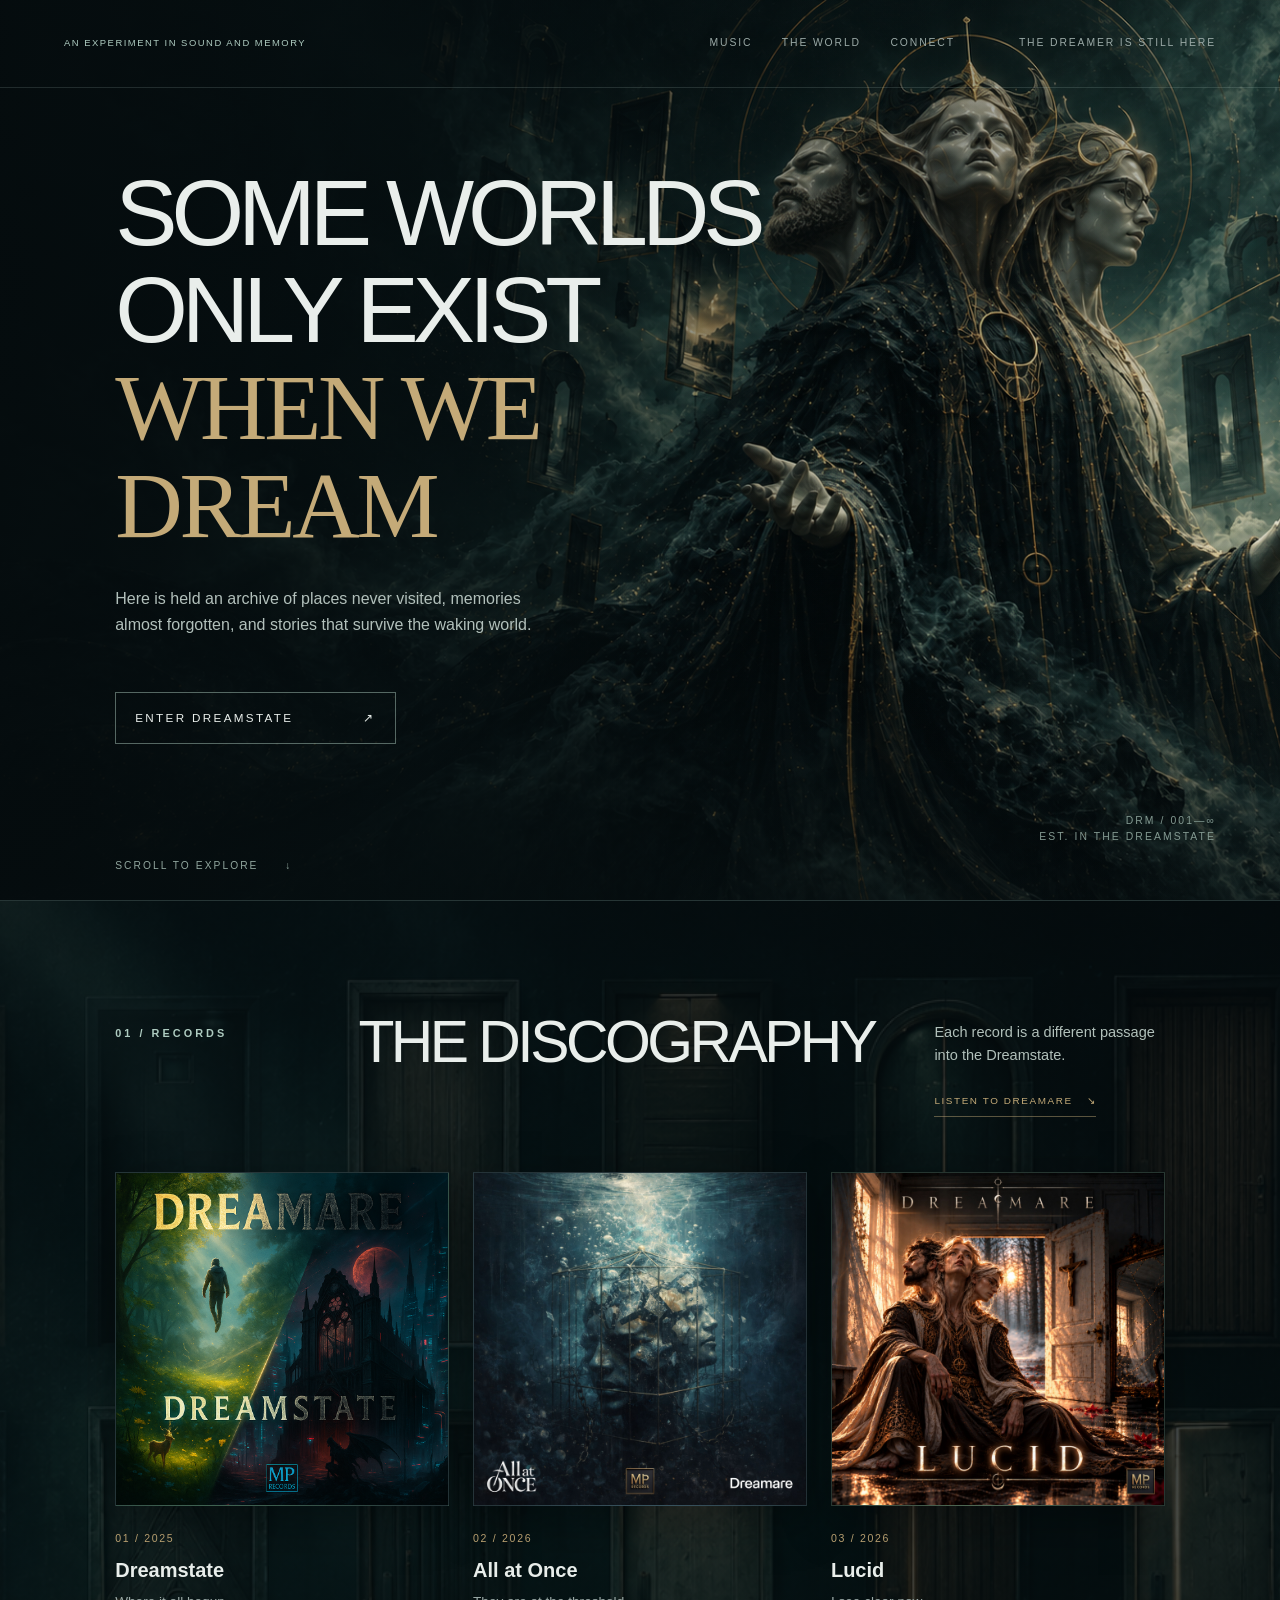
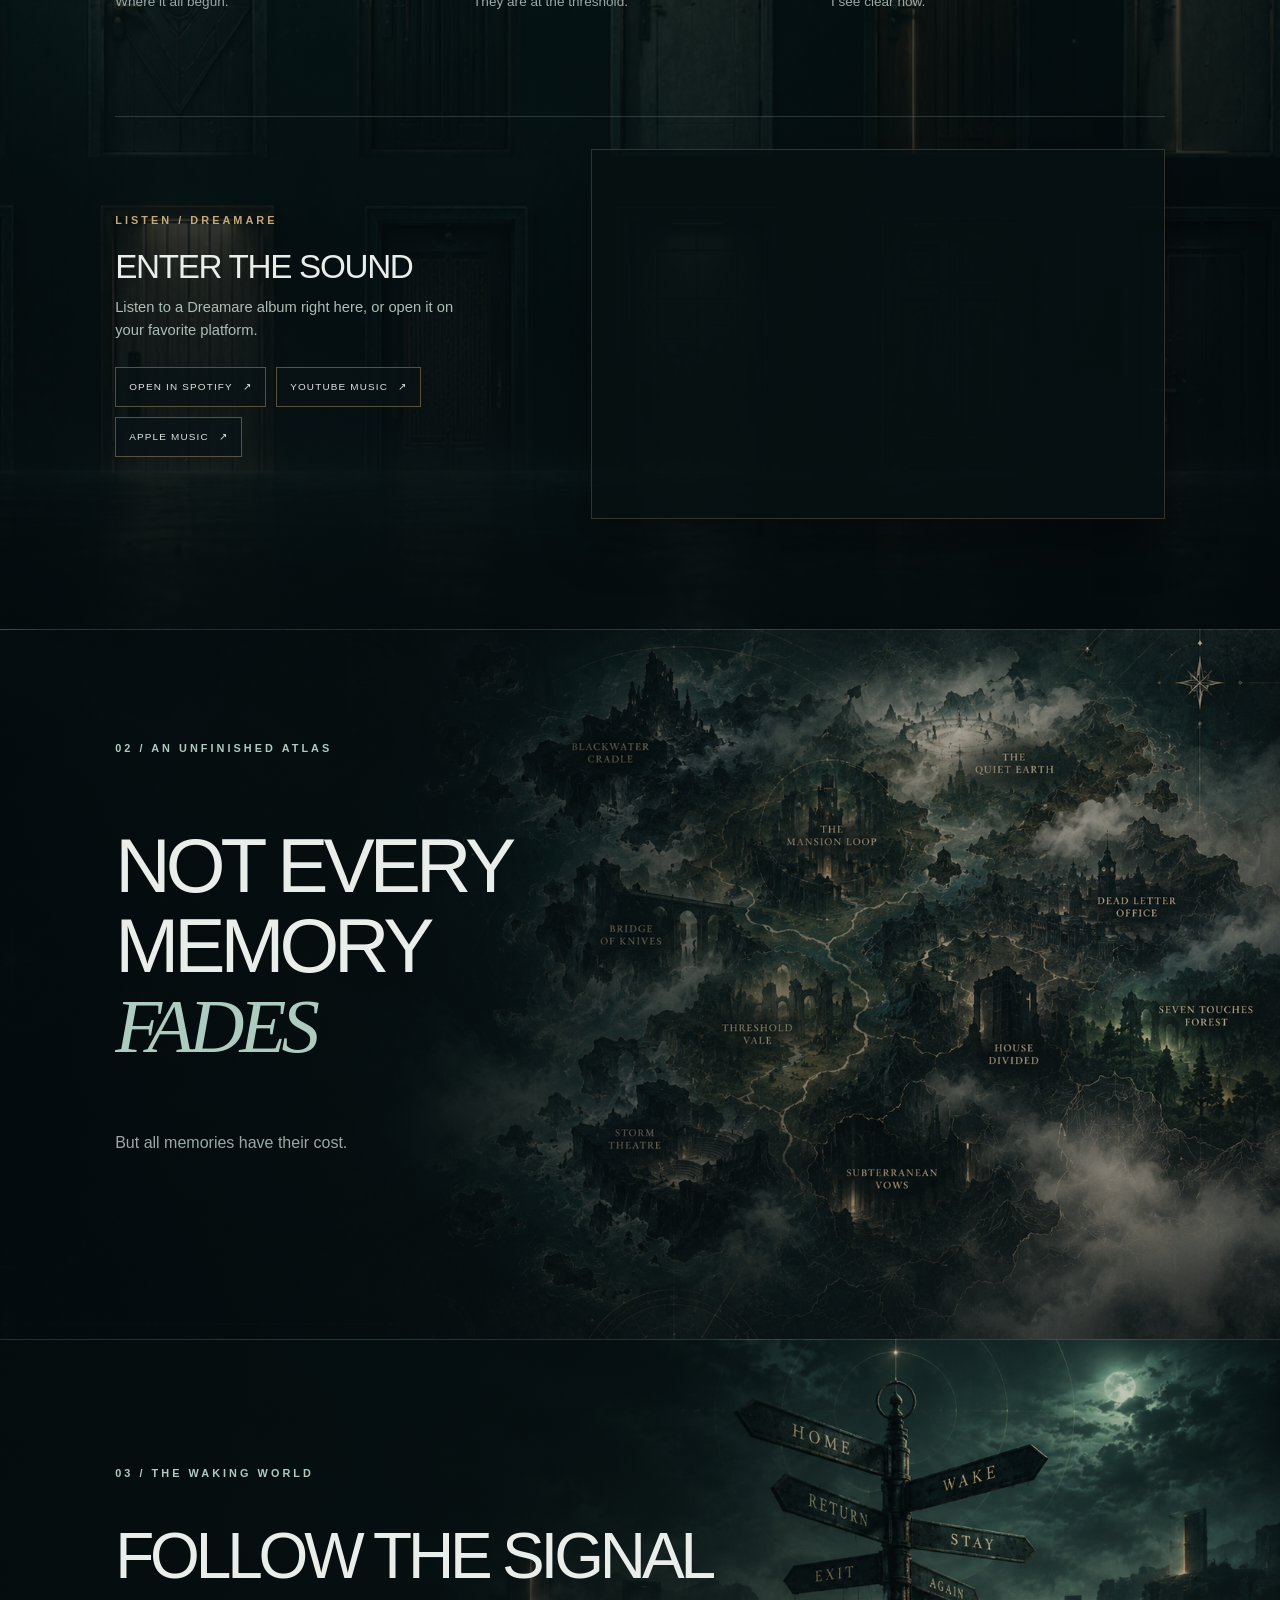
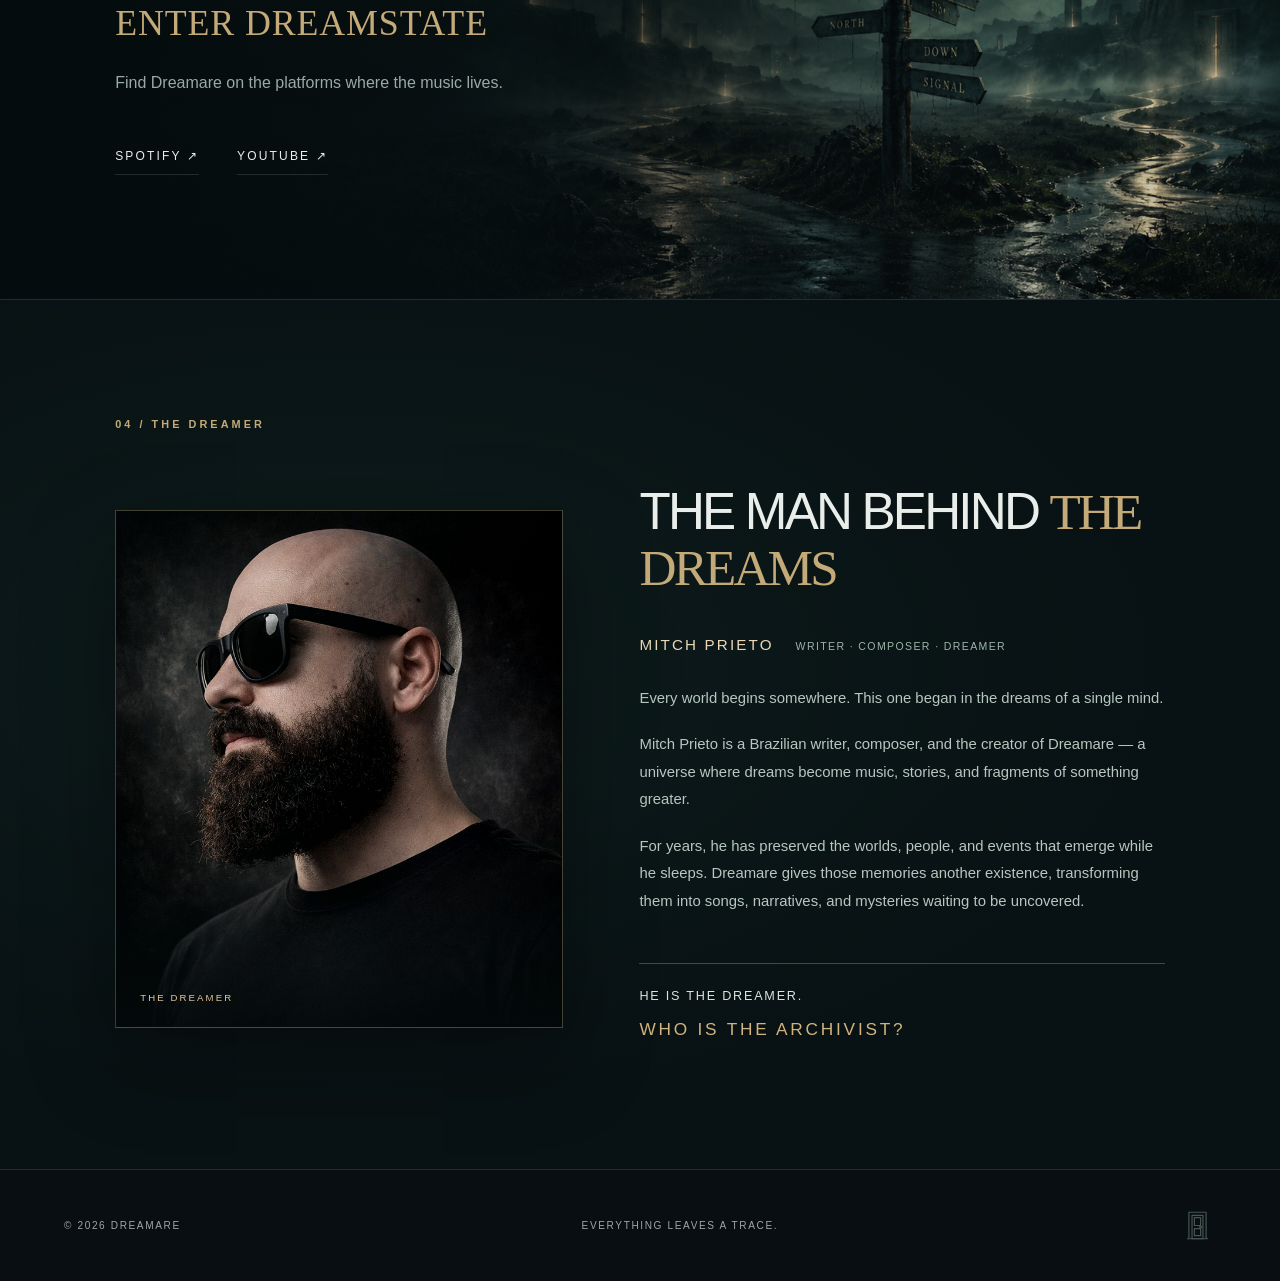
<file: index.html>
<!doctype html>
<html lang="en"><head><meta charset="utf-8"><meta name="viewport" content="width=device-width,initial-scale=1"><meta name="theme-color" content="#080e11"><meta name="description" content="Enter the world of Dreamare. Music, dreams, and the stories that remain."><link rel="canonical" href="https://dreamareworld.com/"><meta property="og:type" content="website"><meta property="og:site_name" content="Dreamare World"><meta property="og:title" content="DREAMARE — Enter Dreamstate"><meta property="og:description" content="Some worlds only exist when we dream. Enter an archive of music, forgotten memories and stories."><meta property="og:url" content="https://dreamareworld.com/"><meta property="og:image" content="https://dreamareworld.com/assets/dreamare-social-preview.jpg"><meta property="og:image:secure_url" content="https://dreamareworld.com/assets/dreamare-social-preview.jpg"><meta property="og:image:width" content="1200"><meta property="og:image:height" content="630"><meta property="og:image:type" content="image/jpeg"><meta property="og:image:alt" content="Dreamare and the words Enter Dreamstate in textured gold, beside the three-faced archivist in a dark fantasy dreamscape"><meta name="twitter:card" content="summary_large_image"><meta name="twitter:title" content="DREAMARE — Enter Dreamstate"><meta name="twitter:description" content="Some worlds only exist when we dream."><meta name="twitter:image" content="https://dreamareworld.com/assets/dreamare-social-preview.jpg"><title>DREAMARE — Enter Dreamstate</title><link rel="icon" type="image/svg+xml" href="./favicon.svg"><link rel="stylesheet" href="./styles.css"><!-- Cloudflare Web Analytics --><script type="module" src="https://static.cloudflareinsights.com/beacon.min.js" data-cf-beacon='{"token":"df94e395ba5544619b720ce0611799b7"}'></script><!-- End Cloudflare Web Analytics --></head>
<body class="home"><div class="grain" aria-hidden="true"></div>
<header class="site-header"><span class="header-tagline">AN EXPERIMENT IN SOUND AND MEMORY</span><nav aria-label="Main navigation"><a href="#music">MUSIC</a><a href="#world">THE WORLD</a><a href="#connect">CONNECT</a></nav><span class="header-note">THE DREAMER IS STILL HERE</span></header>
<main>
<section class="hero" aria-labelledby="hero-heading"><div class="hero-halo" aria-hidden="true"><div class="ring ring-a"></div><div class="ring ring-b"></div><div class="ring ring-c"></div><span class="sigil">◈</span></div>
<div class="hero-content"><h1 id="hero-heading">SOME WORLDS<br>ONLY EXIST<br><span class="hero-emphasis">WHEN WE DREAM</span></h1><p class="lead">Here is held an archive of places never visited, memories almost forgotten, and stories that survive the waking world.</p><a class="main-link" href="#music">ENTER DREAMSTATE <span aria-hidden="true">↗</span></a></div>
<div class="hero-index" aria-hidden="true">DRM / 001—∞<br>EST. IN THE DREAMSTATE</div><div class="scroll-cue" aria-hidden="true">SCROLL TO EXPLORE <span>↓</span></div></section>
<section id="music" class="section music"><div class="section-header"><p class="eyebrow">01 / RECORDS</p><h2>THE DISCOGRAPHY</h2><div class="music-header-aside"><p>Each record is a different passage into the Dreamstate.</p><a class="music-listen-link" href="#music-player">LISTEN TO DREAMARE <span aria-hidden="true">↘</span></a></div></div>
<div class="album-grid"><article class="album album-one"><div class="album-art" aria-hidden="true"><span class="album-orbit">◯</span><span class="album-title">DREAMSTATE</span><img class="album-cover" src="./assets/album-dreamstate.png" alt="Official Dreamstate album cover" loading="lazy" decoding="async"></div><div class="album-meta"><span>01 / 2025</span><h3>Dreamstate</h3><p>Where it all begun.</p></div></article><article class="album album-two"><div class="album-art" aria-hidden="true"><span class="album-orbit">◇</span><span class="album-title">ALL AT ONCE</span><img class="album-cover" src="./assets/album-all-at-once.jpg" alt="Official All at Once album cover" loading="lazy" decoding="async"></div><div class="album-meta"><span>02 / 2026</span><h3>All at Once</h3><p>They are at the threshold.</p></div></article><article class="album album-three"><div class="album-art" aria-hidden="true"><span class="album-orbit">✧</span><span class="album-title">LUCID</span><img class="album-cover" src="./assets/album-lucid.jpg" alt="Official Lucid album cover" loading="lazy" decoding="async"></div><div class="album-meta"><span>03 / 2026</span><h3>Lucid</h3><p>I see clear now.</p></div></article></div>
<div class="music-player-area" id="music-player" aria-labelledby="music-player-title">
  <div class="music-player-intro">
    <p class="eyebrow">LISTEN / DREAMARE</p>
    <h3 id="music-player-title">ENTER THE SOUND</h3>
    <p>Listen to a Dreamare album right here, or open it on your favorite platform.</p>
    <div class="music-player-options" role="group" aria-label="Music platforms">
      <a href="https://open.spotify.com/album/0XnZISaevUQ4SXNmua5yW4" target="_blank" rel="noopener noreferrer">OPEN IN SPOTIFY <span aria-hidden="true">↗</span></a>
      <a href="https://music.youtube.com/search?q=Dreamare" target="_blank" rel="noopener noreferrer">YOUTUBE MUSIC <span aria-hidden="true">↗</span></a>
      <a href="https://music.apple.com/us/artist/dreamare/1834551281" target="_blank" rel="noopener noreferrer">APPLE MUSIC <span aria-hidden="true">↗</span></a>
    </div>
  </div>
  <div class="spotify-player">
    <iframe title="Dreamare album — Spotify player" src="https://open.spotify.com/embed/album/0XnZISaevUQ4SXNmua5yW4?utm_source=generator" width="100%" height="352" style="border:0;border-radius:12px" allow="autoplay; clipboard-write; encrypted-media; fullscreen; picture-in-picture" loading="lazy" referrerpolicy="strict-origin-when-cross-origin"></iframe>
  </div>
</div>
</section>
<section id="world" class="section world"><p class="eyebrow">02 / AN UNFINISHED ATLAS</p><div class="world-copy"><h2>NOT EVERY<br>MEMORY <em>FADES</em></h2><p>But all memories have their cost.</p></div><div class="world-ornament" aria-hidden="true">∴</div></section>
<section id="connect" class="section connect"><p class="eyebrow">03 / THE WAKING WORLD</p><h2>FOLLOW THE SIGNAL</h2><p class="connect-invitation">ENTER DREAMSTATE</p><p>Find Dreamare on the platforms where the music lives.</p><div class="socials"><a href="https://open.spotify.com/search/Dreamare" target="_blank" rel="noopener noreferrer">SPOTIFY ↗</a><a href="https://www.youtube.com/results?search_query=Dreamare+music" target="_blank" rel="noopener noreferrer">YOUTUBE ↗</a></div></section>
<section id="dreamer" class="section dreamer" aria-labelledby="dreamer-heading">
  <p class="eyebrow">04 / THE DREAMER</p>
  <div class="dreamer-layout">
    <div class="dreamer-portrait">
      <img src="./assets/mitch-prieto-profile.jpg" alt="Portrait of Mitch Prieto, creator of Dreamare" loading="lazy" width="760" height="880" onerror="this.hidden=true">
      <span class="dreamer-portrait-label" aria-hidden="true">THE DREAMER</span>
    </div>
    <div class="dreamer-copy">
      <h2 id="dreamer-heading">THE MAN BEHIND <em>THE DREAMS</em></h2>
      <p class="dreamer-name">MITCH PRIETO <span>WRITER · COMPOSER · DREAMER</span></p>
      <p>Every world begins somewhere. This one began in the dreams of a single mind.</p>
      <p>Mitch Prieto is a Brazilian writer, composer, and the creator of Dreamare — a universe where dreams become music, stories, and fragments of something greater.</p>
      <p>For years, he has preserved the worlds, people, and events that emerge while he sleeps. Dreamare gives those memories another existence, transforming them into songs, narratives, and mysteries waiting to be uncovered.</p>
      <div class="dreamer-final">
        <p>HE IS THE DREAMER.</p>
        <p class="dreamer-question">WHO IS THE ARCHIVIST?</p>
      </div>
    </div>
  </div>
</section>
</main>
<footer><span>© 2026 DREAMARE</span><span>EVERYTHING LEAVES A TRACE.</span><a class="hidden-archive" href="./archive/" aria-label="Open a hidden door" title="A door remains closed"><svg class="archive-door-icon" viewBox="0 0 32 40" aria-hidden="true" focusable="false"><path class="door-frame" d="M5 37V3h22v34M3 37h26"/><path class="door-leaf" d="M9 7h14v30H9z"/><path class="door-detail" d="M12 10h8v10h-8zM12 24h8v9h-8z"/><circle class="door-handle" cx="20" cy="22" r="1.2"/></svg></a></footer>
<script src="./album-covers.js" defer></script></body></html>
</file>
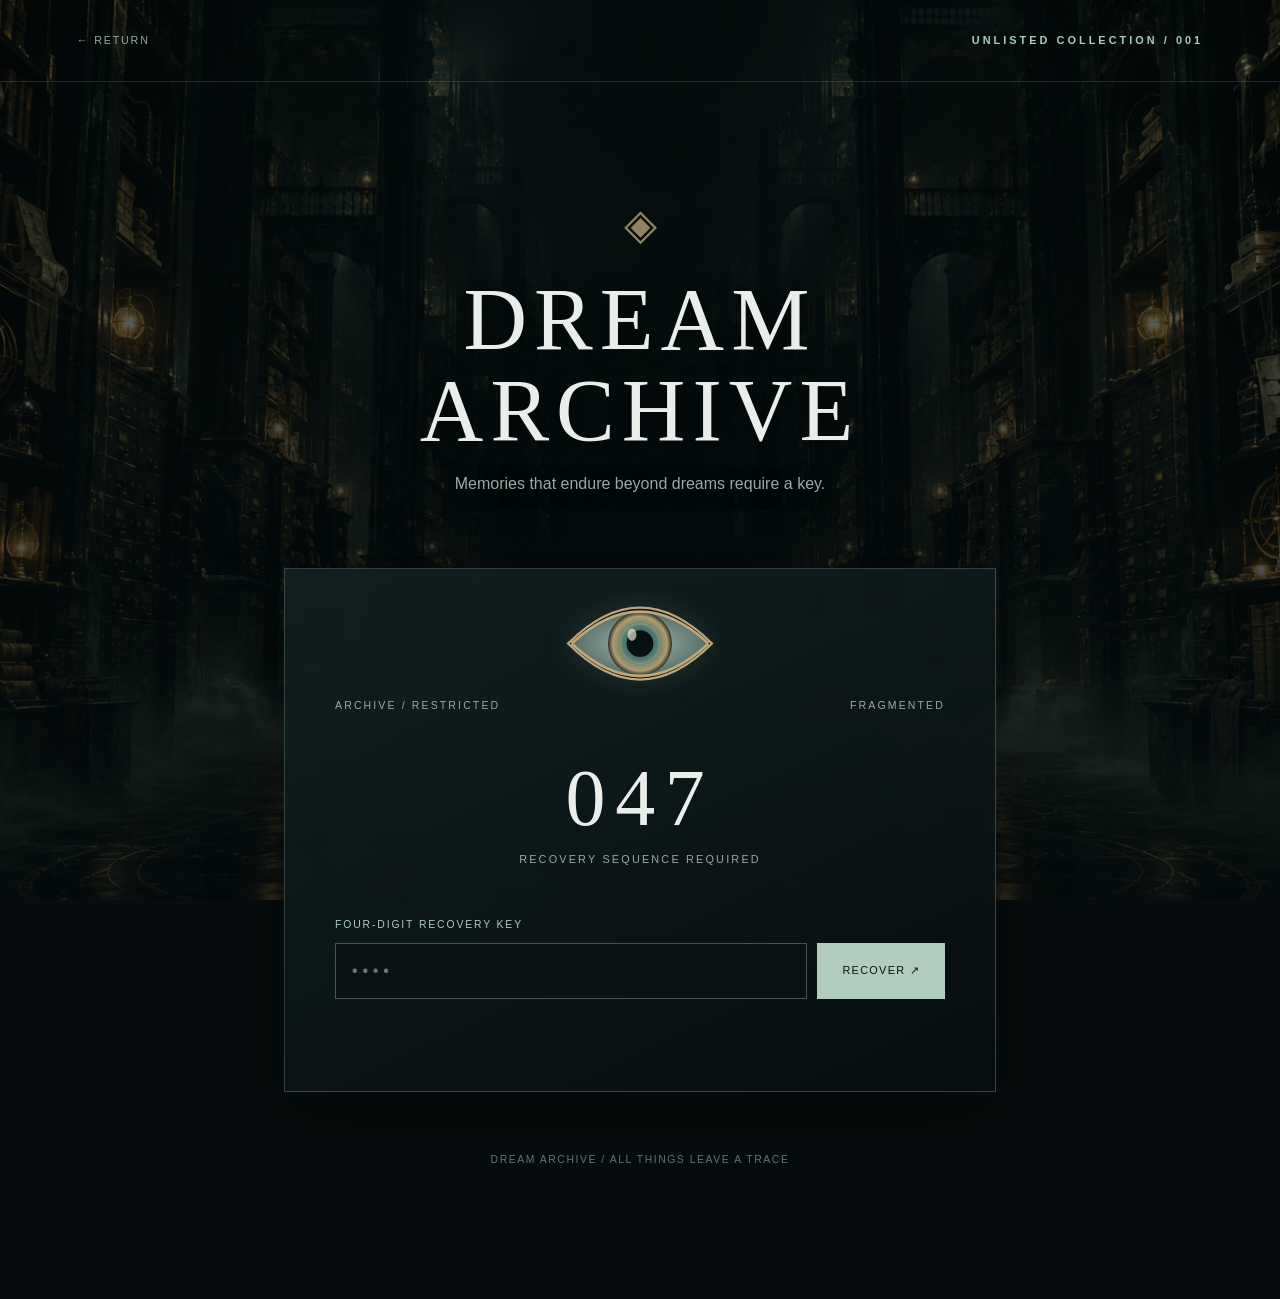
<file: archive/index.html>
<!doctype html><html lang="en"><head><meta charset="utf-8"><meta name="viewport" content="width=device-width,initial-scale=1"><meta name="robots" content="noindex,nofollow"><meta name="theme-color" content="#080e11"><title>Dream Archive — Record 047</title><link rel="icon" type="image/svg+xml" href="../favicon.svg"><link rel="stylesheet" href="../styles.css"><!-- Cloudflare Web Analytics --><script type="module" src="https://static.cloudflareinsights.com/beacon.min.js" data-cf-beacon='{"token":"df94e395ba5544619b720ce0611799b7"}'></script><!-- End Cloudflare Web Analytics --></head><body class="archive-body"><div class="grain" aria-hidden="true"></div><header class="archive-nav"><a href="../">← RETURN</a><span class="eyebrow">UNLISTED COLLECTION / 001</span></header><main class="archive-shell"><div class="archive-sigil" aria-hidden="true">◈</div><h1>DREAM ARCHIVE</h1><p class="archive-intro">Memories that endure beyond dreams require a key.</p><section class="record-panel" aria-labelledby="record-heading"><div class="archive-eye" id="archive-eye" aria-hidden="true"><svg viewBox="0 0 180 98" role="presentation" focusable="false"><defs><radialGradient id="iris-gradient"><stop offset="0" stop-color="#1c3433"/><stop offset=".5" stop-color="#4b7972"/><stop offset=".85" stop-color="#b19b6e"/><stop offset="1" stop-color="#292c2a"/></radialGradient><radialGradient id="sclera-gradient"><stop offset="0" stop-color="#a7b8af"/><stop offset="1" stop-color="#546e66"/></radialGradient><clipPath id="eye-clip"><path d="M13 49 Q90 -23 167 49 Q90 122 13 49Z"/></clipPath></defs><path class="eye-outer" d="M9 49 Q90 -32 171 49 Q90 130 9 49Z"/><g class="eye-open"><path class="eye-sclera" d="M13 49 Q90 -23 167 49 Q90 122 13 49Z"/><g clip-path="url(#eye-clip)"><g class="eye-gaze" id="eye-gaze"><circle cx="90" cy="49" r="36" fill="url(#iris-gradient)"/><circle cx="90" cy="49" r="22" stroke="#c6b583" stroke-opacity=".28" stroke-width="1.5" fill="none"/><circle cx="90" cy="49" r="15" fill="#071111"/><ellipse cx="81" cy="39" rx="5" ry="7" fill="#e2e6d7" opacity=".70"/></g></g><path class="eye-lid-line" d="M13 49 Q90 -23 167 49 M13 49 Q90 122 167 49"/></g><path class="eye-closed-line" d="M13 49 Q90 64 167 49"/><path class="eye-closed-mark" d="M31 58l-6 9M149 58l6 9"/></svg></div><div class="record-topline"><span>ARCHIVE / RESTRICTED</span><span>FRAGMENTED</span></div><h2 class="record-id" id="record-heading">047</h2><p class="record-label">RECOVERY SEQUENCE REQUIRED</p><form id="recovery-form" autocomplete="off"><label for="recovery-key">FOUR-DIGIT RECOVERY KEY</label><div class="key-row"><input id="recovery-key" name="key" inputmode="numeric" pattern="[0-9]{4}" maxlength="4" minlength="4" type="password" required aria-describedby="message" autocomplete="off" placeholder="••••"><button id="recover-button" type="submit">RECOVER ↗</button></div></form><p id="message" class="archive-message" aria-live="polite"></p><div id="record-content" class="record-content" aria-live="polite"></div></section><p class="archive-foot">DREAM ARCHIVE / ALL THINGS LEAVE A TRACE</p></main><script src="./archive-eye.js" defer></script><script src="./config.js" defer></script><script src="./recovery.js" defer></script></body></html>
</file>
<file: styles.css>
:root{--bg:#080e11;--surface:#111b1e;--line:rgba(195,220,213,.15);--text:#e9eeeb;--muted:#9aa9a6;--accent:#aecbc0;--gold:#c4aa78}*{box-sizing:border-box}html{scroll-behavior:smooth}body{margin:0;background:var(--bg);color:var(--text);font-family:Inter,"Segoe UI",Arial,sans-serif;line-height:1.6}a{color:inherit;text-decoration:none}button,input{font:inherit}.grain{position:fixed;inset:0;opacity:.07;pointer-events:none;z-index:9;background-image:url("data:image/svg+xml,%3Csvg viewBox='0 0 200 200' xmlns='http://www.w3.org/2000/svg'%3E%3Cfilter id='n'%3E%3CfeTurbulence type='fractalNoise' baseFrequency='.82' numOctaves='3' stitchTiles='stitch'/%3E%3C/filter%3E%3Crect width='100%25' height='100%25' filter='url(%23n)'/%3E%3C/svg%3E")}h1,h2,h3,p{margin-top:0}.eyebrow{font-size:.68rem;letter-spacing:.28em;font-weight:600;color:var(--accent)}h1,h2{font-weight:500;letter-spacing:-.065em;line-height:1.04}h1 em,h2 em{font-family:Georgia,serif;font-weight:400;color:var(--accent)}.site-header{height:88px;position:absolute;z-index:3;left:0;right:0;top:0;padding:0 clamp(24px,5vw,90px);display:flex;align-items:center;gap:9vw;border-bottom:1px solid var(--line)}.wordmark{font-size:1rem;font-weight:700;letter-spacing:.28em}.mark{font-size:.55rem;vertical-align:top;color:var(--gold);margin-left:7px}.site-header nav{display:flex;gap:2.1rem}.site-header nav a,.header-note{font-size:.65rem;letter-spacing:.18em;color:var(--muted)}.site-header nav a:hover,.socials a:hover{color:white}.header-note{margin-left:auto}.hero{min-height:810px;height:100svh;position:relative;display:flex;align-items:center;padding:100px clamp(24px,9vw,150px);overflow:hidden;background:radial-gradient(ellipse at 70% 44%,#213c3a 0,transparent 45%),radial-gradient(ellipse at 28% 90%,#132624,transparent 45%),linear-gradient(150deg,#0b1518,#050809)}.hero:before{content:"";position:absolute;inset:0;background:linear-gradient(90deg,rgba(7,13,15,.72) 10%,transparent 80%);z-index:1}.hero-content{max-width:760px;position:relative;z-index:2}.hero h1{font-size:clamp(3.6rem,7.3vw,8rem);margin:32px 0}.lead{color:#b2c0bb;max-width:435px;font-size:1rem}.main-link{display:inline-flex;align-items:center;gap:70px;border:1px solid rgba(182,213,200,.45);padding:16px 19px;margin-top:38px;font-size:.73rem;letter-spacing:.2em}.main-link:hover{background:rgba(182,213,200,.1)}.hero-halo{position:absolute;right:-9vw;top:6%;width:64vw;height:88%;display:grid;place-items:center;opacity:.55}.ring{position:absolute;border:1px solid rgba(170,208,190,.18);border-radius:50%;width:72%;height:80%;transform:rotate(25deg)}.ring-b{width:45%;height:90%;transform:rotate(-46deg)}.ring-c{width:88%;height:40%;transform:rotate(-13deg)}.sigil{font-size:18vw;color:rgba(180,211,198,.17);font-weight:100}.hero-index{position:absolute;right:5vw;bottom:6%;font-size:.65rem;letter-spacing:.2em;color:#839991;z-index:2;text-align:right}.scroll-cue{position:absolute;bottom:6%;left:9vw;font-size:.64rem;letter-spacing:.2em;color:#91a69e;z-index:2}.scroll-cue span{margin-left:22px}.section{padding:110px clamp(24px,9vw,150px);border-top:1px solid var(--line)}.section-header{display:flex;align-items:baseline;gap:24px;flex-wrap:wrap;margin-bottom:52px}.section-header h2,.connect h2{font-size:clamp(2.5rem,5vw,5rem)}.section-header p:last-child{color:var(--muted);margin-left:auto;max-width:240px}.album-grid{display:grid;grid-template-columns:repeat(3,minmax(0,1fr));gap:24px}.album-art{aspect-ratio:1;display:flex;align-items:center;justify-content:center;position:relative;overflow:hidden;border:1px solid var(--line)}.album-one .album-art{background:radial-gradient(ellipse at 30% 20%,#335e44,#09171c 68%)}.album-two .album-art{background:radial-gradient(ellipse at 55% 25%,#2a4b5e,#09151c 70%)}.album-three .album-art{background:radial-gradient(ellipse at 45% 15%,#466147,#0a1713 65%)}.album-orbit{position:absolute;font-family:Georgia,serif;font-size:clamp(11rem,20vw,25rem);color:rgba(207,222,205,.12);line-height:1}.album-title{position:relative;font-family:Georgia,serif;font-size:clamp(1.1rem,2.1vw,2rem);letter-spacing:.18em;text-align:center}.album-meta{padding-top:18px}.album-meta span{color:var(--gold);font-size:.66rem;letter-spacing:.16em}.album-meta h3{font-size:1.25rem;margin:5px 0}.album-meta p{font-size:.85rem;color:var(--muted)}.world{min-height:580px;display:grid;grid-template-columns:1fr 1fr;position:relative;align-items:center;background:radial-gradient(ellipse at 75% 60%,#1c2e30,transparent 40%)}.world>.eyebrow{grid-column:1/-1;align-self:start}.world h2{font-size:clamp(3rem,6vw,7rem)}.world-copy p{max-width:390px;color:var(--muted)}.world-ornament{font-size:18rem;color:rgba(184,205,192,.08);text-align:center}.connect h2{margin:30px 0 16px}.connect>p:not(.eyebrow){color:var(--muted)}.socials{display:flex;gap:38px;margin-top:35px}.socials a{letter-spacing:.18em;font-size:.75rem;border-bottom:1px solid var(--line);padding-bottom:8px}footer{border-top:1px solid var(--line);padding:34px clamp(24px,5vw,90px);display:flex;align-items:center;justify-content:space-between;font-size:.63rem;letter-spacing:.16em;color:var(--muted)}.hidden-archive{color:#52655e;font-size:1.25rem;opacity:.4;transition:.3s}.hidden-archive:hover,.hidden-archive:focus-visible{opacity:1;color:#d0ded7}
.archive-body{min-height:100svh;background:radial-gradient(ellipse at 50% 0,#172a29,transparent 45%),#070c0e}.archive-nav{padding:32px clamp(24px,6vw,90px);display:flex;justify-content:space-between;align-items:center;border-bottom:1px solid var(--line)}.archive-nav a{color:var(--muted);font-size:.67rem;letter-spacing:.17em}.archive-shell{max-width:760px;margin:0 auto;padding:12vh 24px 120px}.archive-sigil{text-align:center;font-size:2.7rem;color:var(--gold);opacity:.75}.archive-shell h1{text-align:center;font-family:Georgia,serif;font-size:clamp(3rem,7vw,5.5rem);letter-spacing:.08em;font-weight:400;margin:14px 0}.archive-intro{text-align:center;color:var(--muted);max-width:470px;margin:0 auto 72px}.record-panel{border:1px solid var(--line);background:linear-gradient(155deg,rgba(29,44,44,.75),rgba(9,15,17,.85));padding:clamp(26px,5vw,50px)}.record-topline{display:flex;justify-content:space-between;font-size:.66rem;letter-spacing:.2em;color:var(--muted)}.record-id{text-align:center;font-family:Georgia,serif;font-size:5rem;letter-spacing:.12em;font-weight:400;line-height:1.2;margin:36px 0 5px}.record-label{text-align:center;font-size:.68rem;color:var(--muted);letter-spacing:.2em;margin-bottom:48px}.record-panel label{display:block;font-size:.65rem;letter-spacing:.18em;color:var(--accent);margin-bottom:10px}.key-row{display:flex;gap:10px}.key-row input{flex:1;min-width:0;padding:14px 16px;background:#0a1214;border:1px solid #425552;color:var(--text);letter-spacing:.3em;border-radius:0}.key-row button{background:#b2cbbf;border:0;color:#091112;padding:12px 25px;letter-spacing:.12em;font-size:.68rem;cursor:pointer}.key-row button:disabled{opacity:.5;cursor:not-allowed}.archive-message{min-height:25px;font-size:.81rem;color:#d6c3a2;margin:17px 0 0}.archive-message.error{color:#dca6a0}.access-hint{font-size:.72rem;color:#7d9290;text-align:center;margin-top:30px}.record-content{display:none;padding-top:34px;border-top:1px solid var(--line);margin-top:30px}.record-content.open{display:block}.record-content h2{font-family:Georgia,serif;font-size:2rem;font-weight:400;letter-spacing:0}.record-content p{font-family:Georgia,serif;font-size:1.06rem;color:#d4dbd6}.archive-foot{text-align:center;font-size:.65rem;letter-spacing:.15em;color:#667c74;margin-top:60px}@media(max-width:850px){.site-header{height:70px}.site-header nav{gap:12px}.header-note{display:none}.hero{padding-top:140px;min-height:720px}.hero-halo{right:-55vw;width:130vw}.album-grid{grid-template-columns:1fr}.album-art{max-width:480px}.world{grid-template-columns:1fr}.world-ornament{display:none}.section-header p:last-child{margin-left:0}}@media(max-width:560px){.site-header nav a{font-size:.55rem}.site-header{gap:22px}.wordmark{font-size:.83rem}.hero h1{font-size:3.6rem}.hero-index{display:none}.hero{min-height:750px}.hero-content{margin-top:20px}.main-link{gap:30px}footer{gap:14px;flex-wrap:wrap}.key-row{flex-direction:column}.key-row button{min-height:46px}}

/* Test 1 — remove italic from the hero emphasis and fix cramped labels/navigation. */
.hero-emphasis {
  display: inline;
  font-family: inherit;
  font-style: normal;
  font-weight: inherit;
  color: var(--accent);
}
.site-header {
  gap: clamp(20px, 3vw, 56px);
  justify-content: space-between;
}
.site-header .wordmark {
  white-space: nowrap;
  flex-shrink: 0;
}
.site-header nav {
  display: flex;
  align-items: center;
  gap: clamp(15px, 2.3vw, 32px);
  flex-wrap: nowrap;
  margin-left: auto;
}
.site-header nav a,
.header-note {
  white-space: nowrap;
}
.header-note {
  margin-left: clamp(8px, 2vw, 30px);
  flex-shrink: 0;
}
.hero .eyebrow { max-width: 100%; }
.hero .scroll-cue { bottom: 26px; }
.hero .main-link { margin-bottom: 24px; }
@media (max-width: 1100px) {
  .header-note { display: none; }
  .site-header { gap: 24px; }
}
@media (max-width: 560px) {
  .site-header { padding-inline: 20px; gap: 12px; }
  .site-header nav { gap: 12px; }
  .wordmark { letter-spacing: .13em; }
  .site-header nav a { letter-spacing: .07em; }
  .hero h1 { font-size: clamp(2.65rem, 11vw, 3.6rem); }
  .hero .scroll-cue { display: none; }
}

/* Test 2 — mystery doors hero, original serif emphasis (not italic). */
.hero {
  background-image:
    linear-gradient(90deg, rgba(5, 12, 14, .91) 0%, rgba(6, 15, 17, .78) 34%, rgba(7, 17, 18, .53) 70%, rgba(4, 10, 11, .64) 100%),
    linear-gradient(0deg, rgba(4, 10, 12, .85), transparent 32%, transparent 68%, rgba(4, 10, 12, .46)),
    url("./assets/doors-background.png"),
    url("./assets/doors-mosaic.svg");
  background-size: cover;
  background-position: center center;
  background-repeat: no-repeat;
}
.hero::before { background: none; }
.hero-halo { opacity: .16; pointer-events: none; }
.hero-emphasis {
  font-family: Georgia, "Times New Roman", serif;
  font-style: normal;
  font-weight: 400;
  color: #c4aa78;
  letter-spacing: -.035em;
}
@media (max-width: 850px) {
  .hero { background-position: 58% center; }
}
@media (max-width: 560px) {
  .hero {
    background-position: 55% center;
    background-image:
      linear-gradient(90deg, rgba(5, 12, 14, .91), rgba(6, 15, 17, .73)),
      linear-gradient(0deg, rgba(4, 10, 12, .84), transparent 55%, rgba(4, 10, 12, .38)),
      url("./assets/doors-background.png"),
    url("./assets/doors-mosaic.svg");
  }
  .hero-emphasis { letter-spacing: -.05em; }
}


/* Dreamare World — four cinematic environments.
   Approved artwork is uploaded separately to /assets:
   hero-dreamare-triunio.png, unfinished-atlas-map.png, waking-world-signals.png.
   The already uploaded doors-background.png is reused for the discography.
   Fallback gradients stay functional before image uploads finish. */
.home .hero {
  background-color: #081114;
  background-image:
    linear-gradient(90deg, rgba(5, 12, 14, .90) 0%, rgba(6, 15, 17, .70) 34%, rgba(7, 17, 18, .18) 66%, rgba(4, 10, 11, .10) 100%),
    linear-gradient(0deg, rgba(4, 10, 12, .63) 0%, transparent 40%, rgba(4, 10, 12, .28) 100%),
    url("./assets/hero-dreamare-triunio.png"),
    radial-gradient(ellipse at 75% 38%, #28443f 0%, #091417 62%, #070d0e 100%);
  background-size: cover, cover, cover, cover;
  background-position: center, center, center center, center;
  background-repeat: no-repeat;
}
.home .hero-halo {
  opacity: .045;
}
.home .music {
  position: relative;
  background-color: #0b1719;
  background-image:
    linear-gradient(180deg, rgba(4, 10, 12, .80), rgba(4, 11, 13, .71) 45%, rgba(4, 10, 12, .90)),
    url("./assets/doors-background.png");
  background-size: cover;
  background-position: center 42%;
  background-repeat: no-repeat;
}
.home .music .section-header,
.home .music .album-grid {
  position: relative;
  z-index: 1;
}
.home .music .album-art {
  box-shadow: 0 14px 45px rgba(0,0,0,.34);
}
.home .world {
  background-color: #091517;
  background-image:
    linear-gradient(90deg, rgba(4, 11, 14, .95) 0%, rgba(5, 13, 15, .87) 31%, rgba(5, 15, 16, .27) 70%, rgba(4, 11, 14, .15) 100%),
    url("./assets/unfinished-atlas-map.png"),
    radial-gradient(ellipse at 75% 45%, #233e3b, #091517 65%);
  background-size: cover, cover, cover;
  background-position: center, center center, center;
  background-repeat: no-repeat;
}
.home .world-ornament {
  opacity: .16;
}
.home .world-copy {
  z-index: 1;
  position: relative;
}
.home .connect {
  min-height: 560px;
  display: flex;
  flex-direction: column;
  align-items: flex-start;
  justify-content: center;
  background-color: #091517;
  background-image:
    linear-gradient(90deg, rgba(5, 12, 14, .96) 0%, rgba(5, 13, 15, .83) 36%, rgba(7, 17, 19, .18) 74%, rgba(6, 14, 16, .16) 100%),
    url("./assets/waking-world-signals.png"),
    radial-gradient(ellipse at 75% 45%, #243d3b, #091517 65%);
  background-size: cover, cover, cover;
  background-position: center, center center, center;
  background-repeat: no-repeat;
}
.home .connect > * {
  position: relative;
  z-index: 1;
}
.home .connect .connect-invitation {
  font-family: Georgia, "Times New Roman", serif;
  font-size: clamp(1.35rem, 2.8vw, 2.6rem);
  font-weight: 400;
  font-style: normal;
  color: #c4aa78;
  letter-spacing: .025em;
  line-height: 1.2;
  margin: -4px 0 25px;
}
@media (max-width: 1100px) {
  .home .hero {
    background-position: center, center, 60% center, center;
  }
  .home .world {
    background-position: center, 58% center, center;
  }
  .home .connect {
    background-position: center, 60% center, center;
  }
}
@media (max-width: 850px) {
  .home .hero {
    background-image:
      linear-gradient(90deg, rgba(5, 12, 14, .93), rgba(5, 12, 14, .76) 62%, rgba(5, 12, 14, .38)),
      url("./assets/hero-dreamare-triunio.png"),
      radial-gradient(ellipse at 65% 30%, #28443f, #091417 68%);
    background-position: center, 62% center, center;
  }
  .home .world {
    background-image:
      linear-gradient(90deg, rgba(4, 11, 14, .95) 0%, rgba(4, 11, 14, .83) 50%, rgba(4, 11, 14, .54)),
      url("./assets/unfinished-atlas-map.png"),
      radial-gradient(ellipse at 75% 45%, #233e3b, #091517 65%);
    background-position: center, 68% center, center;
  }
  .home .connect {
    background-image:
      linear-gradient(90deg, rgba(5, 12, 14, .95), rgba(5, 12, 14, .74) 70%, rgba(5, 12, 14, .46)),
      url("./assets/waking-world-signals.png"),
      radial-gradient(ellipse at 75% 45%, #243d3b, #091517 65%);
    background-position: center, 65% center, center;
  }
}
@media (max-width: 560px) {
  .home .hero { background-position: center, 66% center, center; }
  .home .hero h1 { font-size: clamp(2.5rem, 10vw, 3.6rem); }
  .home .music { background-position: 56% center; }
  .home .world { background-position: center, 72% center, center; }
  .home .connect { min-height: 470px; background-position: center, 74% center, center; }
  .home .connect .connect-invitation { margin-top: 2px; }
}

/* Discography: show actual official cover artwork once uploaded, retaining
   the original geometric placeholder while an image is unavailable. */
.album-art .album-cover {
  display: block;
  position: absolute;
  inset: 0;
  width: 100%;
  height: 100%;
  object-fit: cover;
  opacity: 0;
  z-index: 2;
  transition: opacity .35s ease;
  pointer-events: none;
}
.album-art.has-cover .album-cover { opacity: 1; }
.album-art.has-cover .album-orbit,
.album-art.has-cover .album-title { visibility: hidden; }

/* The discreet hidden door to the Dream Archive. */
footer .hidden-archive {
  display: inline-grid;
  place-items: center;
  width: 37px;
  height: 43px;
  flex: none;
  opacity: .58;
  color: #748a80;
  border-radius: 3px;
  transition: opacity .25s ease, color .25s ease, filter .25s ease, transform .25s ease;
}
footer .hidden-archive .archive-door-icon {
  width: 25px;
  height: 33px;
  fill: none;
  stroke: currentColor;
  stroke-width: 1.5;
  stroke-linecap: round;
  stroke-linejoin: round;
  overflow: visible;
}
footer .hidden-archive .door-leaf,
footer .hidden-archive .door-detail { transition: fill .25s ease, stroke .25s ease; }
footer .hidden-archive:hover,
footer .hidden-archive:focus-visible {
  color: #d5b57b;
  opacity: 1;
  filter: drop-shadow(0 0 7px rgba(212,166,92,.55));
  transform: translateY(-2px);
}
footer .hidden-archive:hover .door-leaf,
footer .hidden-archive:focus-visible .door-leaf {
  fill: rgba(212,166,92,.20);
}
footer .hidden-archive:hover .door-detail,
footer .hidden-archive:focus-visible .door-detail { stroke: #f4d6a1; }
footer .hidden-archive:focus-visible { outline: 1px solid #d5b57b; outline-offset: 2px; }
@media (prefers-reduced-motion: reduce) {
  footer .hidden-archive,
  footer .hidden-archive .door-leaf,
  footer .hidden-archive .door-detail,
  .album-art .album-cover { transition: none; }
}

/* The Archivist's Eye: small, watchful, and centered above Record 047.
   This is purely decorative; archive access remains server-validated. */
.archive-eye {
  width: clamp(122px, 25vw, 160px);
  height: auto;
  aspect-ratio: 180 / 98;
  margin: -19px auto 10px;
  filter: drop-shadow(0 0 14px rgba(158, 182, 149, .16));
  pointer-events: none;
}
.archive-eye svg { display: block; width: 100%; height: 100%; overflow: visible; }
.archive-eye .eye-outer {
  fill: rgba(6, 17, 18, .96);
  stroke: #bfa77a;
  stroke-width: 2.5;
}
.archive-eye .eye-sclera { fill: url(#sclera-gradient); }
.archive-eye .eye-lid-line {
  fill: none;
  stroke: #bfa77a;
  stroke-width: 3;
}
.archive-eye .eye-gaze {
  transition: transform 95ms ease-out;
}
.archive-eye .eye-open {
  opacity: 1;
  transform-origin: 90px 49px;
  transform: scaleY(1);
  transition: transform .45s ease-in-out, opacity .25s ease;
}
.archive-eye .eye-closed-line,
.archive-eye .eye-closed-mark {
  fill: none;
  stroke: #d0b882;
  stroke-width: 2.5;
  stroke-linecap: round;
  opacity: 0;
  transition: opacity .28s ease;
}
.archive-eye.is-closed .eye-open {
  transform: scaleY(.02);
  opacity: 0;
}
.archive-eye.is-closed .eye-outer {
  fill: transparent;
  stroke: transparent;
}
.archive-eye.is-closed .eye-closed-line,
.archive-eye.is-closed .eye-closed-mark { opacity: 1; }
@media (prefers-reduced-motion: reduce) {
  .archive-eye .eye-open,
  .archive-eye .eye-gaze,
  .archive-eye .eye-closed-line,
  .archive-eye .eye-closed-mark { transition: none; }
}

/* Dream Archive: Infinite Archive approved background */
.archive-body {
  background-color: #070d0e;
  background-image:
    linear-gradient(180deg, rgba(5, 12, 14, .47) 0%, rgba(5, 12, 14, .62) 42%, rgba(5, 12, 14, .73) 100%),
    linear-gradient(90deg, rgba(4, 11, 12, .12), rgba(4, 11, 12, .42) 50%, rgba(4, 11, 12, .12)),
    url("./assets/dream-archive-background.png");
  background-size: cover;
  background-position: center top;
  background-repeat: no-repeat;
  background-attachment: fixed;
}
.archive-body .record-panel {
  background: linear-gradient(155deg, rgba(18, 32, 33, .91), rgba(7, 14, 17, .94));
  border-color: rgba(195, 220, 213, .24);
  box-shadow: 0 18px 65px rgba(0, 0, 0, .48);
  backdrop-filter: blur(5px);
  -webkit-backdrop-filter: blur(5px);
}
.archive-body .archive-shell h1,
.archive-body .archive-intro {
  text-shadow: 0 3px 20px rgba(0, 0, 0, .8);
}
@media (max-width: 850px) {
  .archive-body {
    background-attachment: scroll;
    background-position: center top;
  }
}
@media (max-width: 560px) {
  .archive-body {
    background-image:
      linear-gradient(180deg, rgba(5, 12, 14, .66), rgba(5, 12, 14, .76)),
      url("./assets/dream-archive-background.png");
    background-position: 50% top;
  }
}

/* Dream Archive texture test: 20% of original grain opacity (.07 -> .014). */
.archive-body .grain { display: none; }

/* Homepage texture-free comparison, matching Dream Archive. */
.home .grain { display: none; }

/* Decorative section break between recovered dream and Archivist's Note. */
.record-content .record-note-divider {
  display: flex;
  align-items: center;
  justify-content: center;
  gap: clamp(8px, 2.5vw, 20px);
  margin: clamp(42px, 7vw, 64px) 0 30px;
  color: #c4aa78;
}
.record-content .record-note-divider::before,
.record-content .record-note-divider::after {
  content: "";
  flex: 1 1 0;
  min-width: 14px;
  height: 1px;
  background: linear-gradient(90deg, transparent, rgba(196, 170, 120, .76));
}
.record-content .record-note-divider::after {
  background: linear-gradient(90deg, rgba(196, 170, 120, .76), transparent);
}
.record-content .record-note-divider h2 {
  flex: 0 1 auto;
  font-family: inherit;
  font-size: clamp(1.05rem, 1.6vw, 1.18rem);
  font-weight: 500;
  line-height: 1.5;
  letter-spacing: .13em;
  color: #c4aa78;
  text-transform: uppercase;
  text-align: center;
  margin: 0;
}
@media (max-width: 480px) {
  .record-content .record-note-divider { gap: 8px; }
  .record-content .record-note-divider h2 {
    font-size: 1.05rem;
    letter-spacing: .025em;
    line-height: 1.35;
  }
}

/* Archive record typography — matches the understated italic sans-serif preview. */
.archive-body .record-content p {
  font-family: Inter, "Segoe UI", Arial, sans-serif;
  font-style: italic;
  font-weight: 400;
  font-size: clamp(.95rem, 1.3vw, 1.04rem);
  line-height: 1.85;
  letter-spacing: .005em;
  color: #d4dbd6;
}

/* Matching gold ruled heading for the dream title, without changing its text. */
.record-content .record-story-title {
  margin: 0 0 clamp(26px, 4vw, 38px);
}
.record-content .record-story-title h2 {
  letter-spacing: .13em;
}
@media (max-width: 480px) {
  .record-content .record-story-title h2 {
    letter-spacing: .055em;
  }
}

/* Records section: editorial alignment consistent with the atlas sections. */
.home .music .section-header {
  display: grid;
  grid-template-columns: minmax(160px, .8fr) minmax(300px, 2.1fr) minmax(215px, .9fr);
  align-items: start;
  gap: clamp(18px, 3vw, 48px);
  margin-bottom: 55px;
}
.home .music .section-header > .eyebrow {
  margin: 14px 0 0;
}
.home .music .section-header h2 {
  font-size: clamp(2.8rem, 4.6vw, 4.7rem);
  line-height: 1.06;
  letter-spacing: -.06em;
  margin: 0;
}
.home .music .music-header-aside {
  justify-self: end;
  max-width: 255px;
  padding-top: 10px;
}
.home .music .music-header-aside p {
  color: #b1c0ba;
  font-size: .91rem;
  line-height: 1.55;
  margin: 0 0 20px;
}
.home .music .music-listen-link {
  font-size: .62rem;
  letter-spacing: .16em;
  color: #c4aa78;
  border-bottom: 1px solid rgba(196,170,120,.45);
  padding-bottom: 7px;
  display: inline-flex;
  gap: 14px;
}
.home .music .music-listen-link:hover,
.home .music .music-listen-link:focus-visible { color: #f0d49e; }
.home .music .music-player-area {
  margin-top: clamp(56px, 7vw, 100px);
  padding: 32px 0 0;
  border-top: 1px solid rgba(195,220,213,.19);
  display: grid;
  grid-template-columns: 1fr 1.35fr;
  align-items: center;
  gap: 30px;
}
.home .music .music-player-intro .eyebrow { color: #c4aa78; }
.home .music .music-player-intro h3 {
  font-size: clamp(1.7rem, 2.6vw, 2.6rem);
  font-weight: 500;
  line-height: 1.1;
  letter-spacing: -.04em;
  margin: 9px 0 10px;
}
.home .music .music-player-intro > p:last-child {
  color: #aebcb6;
  font-size: .92rem;
  margin: 0;
}
.home .music .music-player-options {
  display: flex;
  justify-content: flex-end;
  gap: 10px;
  flex-wrap: wrap;
}
.home .music .music-player-options a {
  border: 1px solid rgba(196,170,120,.42);
  background: rgba(8,18,20,.75);
  color: #e0e5df;
  font-size: .67rem;
  letter-spacing: .12em;
  padding: 16px;
  display: inline-flex;
  gap: 18px;
  justify-content: space-between;
  transition: border-color .2s, background-color .2s;
}
.home .music .music-player-options a:hover,
.home .music .music-player-options a:focus-visible {
  border-color: #c4aa78;
  background: rgba(196,170,120,.12);
}
@media (max-width: 1050px) {
  .home .music .section-header {
    grid-template-columns: 1fr 2.2fr;
    gap: 12px 24px;
  }
  .home .music .music-header-aside {
    grid-column: 2;
    justify-self: start;
    max-width: 440px;
    padding-top: 0;
  }
}
@media (max-width: 850px) {
  .home .music .section-header {
    grid-template-columns: 1fr;
    gap: 14px;
    margin-bottom: 34px;
  }
  .home .music .section-header > .eyebrow { margin: 0; }
  .home .music .section-header h2 { font-size: clamp(2.5rem, 8vw, 4rem); }
  .home .music .music-header-aside {
    grid-column: auto;
    justify-self: start;
    max-width: 460px;
  }
  .home .music .music-player-area {
    grid-template-columns: 1fr;
    gap: 24px;
  }
  .home .music .music-player-options { justify-content: flex-start; }
}
@media (max-width: 560px) {
  .home .music .music-player-options {
    display: grid;
    grid-template-columns: 1fr;
    width: 100%;
  }
  .home .music .music-player-options a { width: 100%; }
}

/* Official Spotify album player — one featured embed with platform exits. */
.home .music .music-player-area {
  grid-template-columns: minmax(0, .85fr) minmax(0, 1.15fr);
  align-items: center;
  gap: clamp(24px, 4vw, 60px);
}
.home .music .music-player-intro > p:not(.eyebrow) {
  color: #aebcb6;
  font-size: .92rem;
  max-width: 360px;
  margin: 0 0 24px;
}
.home .music .music-player-area .music-player-options {
  justify-content: flex-start;
}
.home .music .music-player-area .music-player-options a {
  font-size: .62rem;
  padding: 11px 13px;
  gap: 10px;
}
.home .music .spotify-player {
  min-width: 0;
  width: 100%;
  padding: 8px;
  border: 1px solid rgba(196,170,120,.23);
  background: rgba(7,16,18,.82);
  box-shadow: 0 20px 48px rgba(0,0,0,.35);
}
.home .music .spotify-player iframe {
  width: 100%;
  height: 352px;
  display: block;
  border: 0;
  border-radius: 12px;
}
@media (max-width: 850px) {
  .home .music .music-player-area { grid-template-columns: minmax(0, 1fr); }
}
@media (max-width: 560px) {
  .home .music .spotify-player { padding: 5px; }
  .home .music .spotify-player iframe { height: 352px; }
}

/* Keep platform buttons flush with the left edge of the player description. */
.home .music .music-player-intro {
  display: flex;
  flex-direction: column;
  align-items: flex-start;
  min-width: 0;
}
.home .music .music-player-intro .music-player-options {
  width: 100%;
  margin: 0;
  padding: 0;
  align-self: flex-start;
  justify-content: flex-start;
}

/* Quiet, non-interactive header tagline; no redundant Home link. */
.home .site-header .header-tagline {
  color: #aecbc0;
  font-size: .59rem;
  font-weight: 500;
  letter-spacing: .16em;
  line-height: 1.5;
  white-space: nowrap;
  flex: 0 1 auto;
}
@media (max-width: 850px) {
  .home .site-header .header-tagline {
    font-size: .52rem;
    letter-spacing: .09em;
  }
}
@media (max-width: 560px) {
  .home .site-header .header-tagline {
    font-size: .46rem;
    letter-spacing: .045em;
    white-space: normal;
    max-width: 140px;
    line-height: 1.35;
  }
}


/* 04 / The Dreamer — creator identity without revealing the Archivist. */
.home .dreamer {
  background: radial-gradient(ellipse at 28% 42%, rgba(34,65,59,.22), transparent 62%), #081113;
  border-top: 1px solid rgba(196,170,120,.17);
  padding-top: clamp(70px, 9vw, 136px);
  padding-bottom: clamp(75px, 9vw, 142px);
}
.home .dreamer > .eyebrow {
  color: #c4aa78;
  margin-bottom: clamp(28px, 4vw, 54px);
}
.home .dreamer-layout {
  display: grid;
  grid-template-columns: minmax(0, .92fr) minmax(0, 1.08fr);
  align-items: center;
  gap: clamp(30px, 6vw, 96px);
}
.home .dreamer-portrait {
  position: relative;
  overflow: hidden;
  aspect-ratio: 760 / 880;
  min-height: 320px;
  background: linear-gradient(145deg, rgba(18,39,36,.9), rgba(5,11,13,.98));
  border: 1px solid rgba(196,170,120,.3);
  box-shadow: 0 30px 80px rgba(0,0,0,.35);
}
.home .dreamer-portrait::after {
  content: "";
  pointer-events: none;
  position: absolute;
  inset: 0;
  background: linear-gradient(to top, rgba(3,11,12,.75), transparent 38%), linear-gradient(120deg, rgba(8,25,25,.18), transparent 60%);
}
.home .dreamer-portrait img {
  display: block;
  width: 100%;
  height: 100%;
  object-fit: cover;
  object-position: center 35%;
  filter: saturate(.78) contrast(1.05);
}
.home .dreamer-portrait img[hidden] { display: none; }
.home .dreamer-portrait-label {
  position: absolute;
  bottom: 22px;
  left: 24px;
  z-index: 1;
  color: #dfc69b;
  font-size: .6rem;
  letter-spacing: .22em;
}
.home .dreamer-copy { max-width: 620px; }
.home .dreamer-copy h2 {
  font-size: clamp(2.1rem, 4vw, 4.5rem);
  line-height: 1.08;
  letter-spacing: -.055em;
  margin: 0 0 clamp(24px, 3vw, 42px);
}
.home .dreamer-copy h2 em {
  color: #c4aa78;
  font-style: normal;
}
.home .dreamer-name {
  display: flex;
  flex-wrap: wrap;
  align-items: baseline;
  gap: 9px 22px;
  color: #ead8b7 !important;
  font-size: .95rem !important;
  letter-spacing: .14em;
  margin-bottom: 27px !important;
}
.home .dreamer-name span {
  color: #9db4a9;
  font-size: .66rem;
  letter-spacing: .13em;
}
.home .dreamer-copy > p:not(.dreamer-name) {
  color: #b6c7bf;
  font-size: clamp(.93rem, 1.15vw, 1.03rem);
  line-height: 1.85;
  margin: 0 0 19px;
}
.home .dreamer-final {
  margin-top: clamp(27px, 4vw, 48px);
  padding-top: 22px;
  border-top: 1px solid rgba(196,170,120,.35);
}
.home .dreamer-final p {
  margin: 0 0 10px;
  font-size: .79rem;
  font-weight: 500;
  letter-spacing: .14em;
  color: #dbe3dc;
}
.home .dreamer-final .dreamer-question {
  color: #d1b47d;
  font-size: clamp(.9rem, 1.35vw, 1.12rem);
  letter-spacing: .16em;
}
@media (max-width: 850px) {
  .home .dreamer-layout { grid-template-columns: 1fr; gap: 38px; }
  .home .dreamer-portrait { width: min(100%, 490px); margin-inline: auto; }
  .home .dreamer-copy { max-width: 650px; }
}
@media (max-width: 560px) {
  .home .dreamer-portrait { min-height: 0; }
  .home .dreamer-copy h2 { font-size: clamp(2.15rem, 9vw, 3rem); }
  .home .dreamer-name { display: block; }
  .home .dreamer-name span { display: block; margin-top: 8px; }
}
</file>
